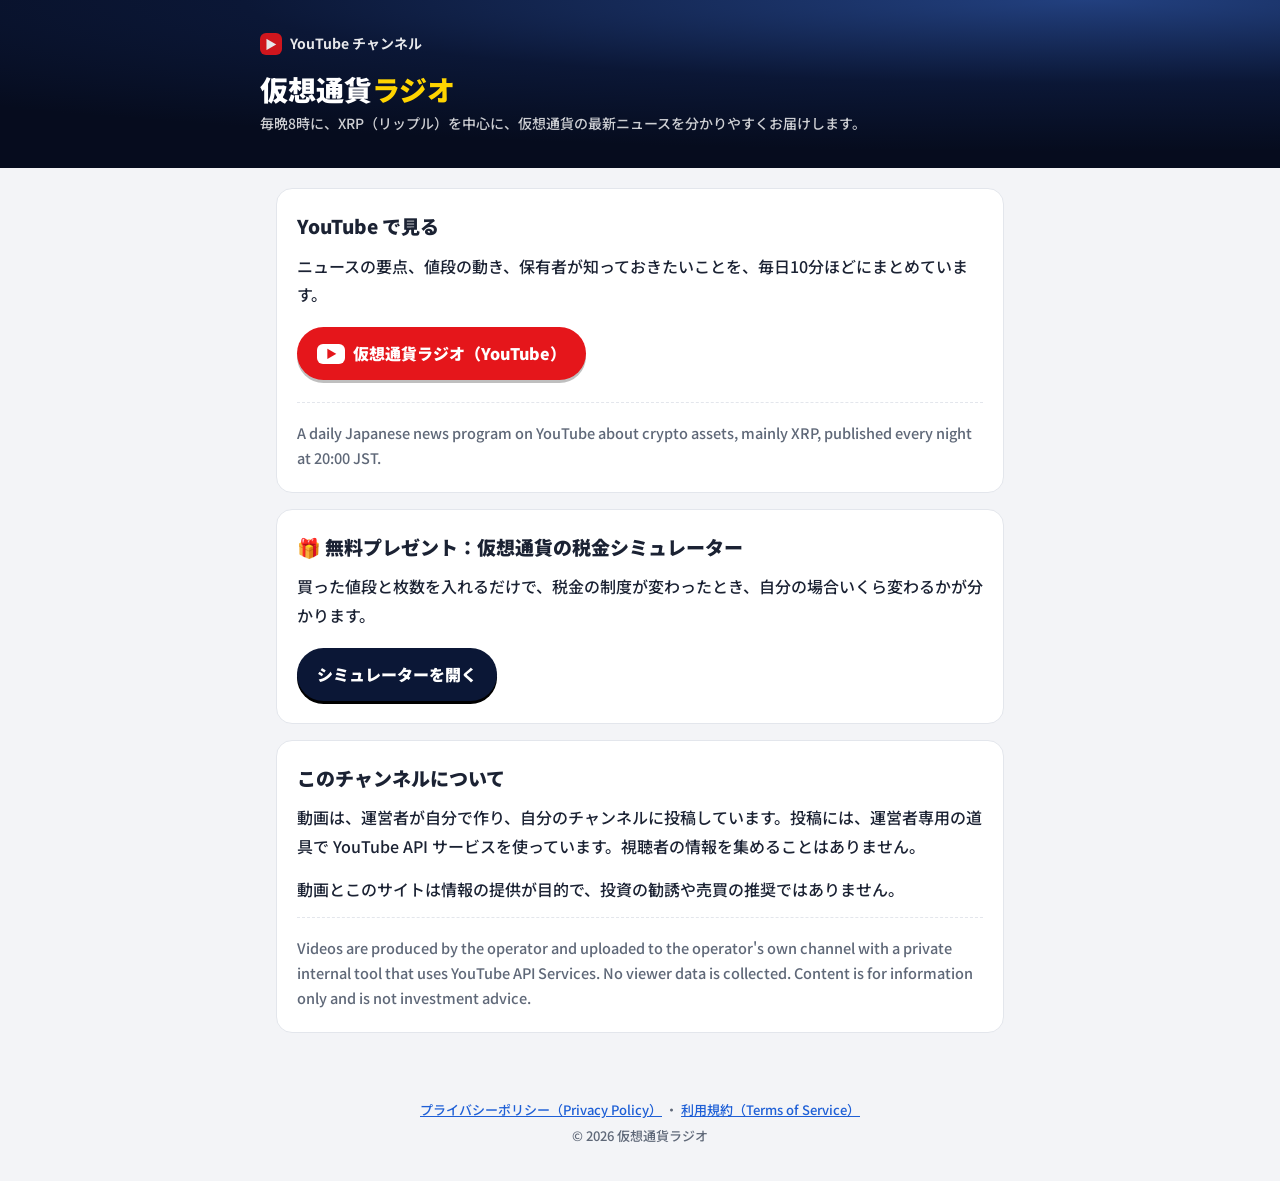
<file: index.html>
<!doctype html>
<html lang="ja">
<head>
<meta charset="utf-8">
<meta name="viewport" content="width=device-width,initial-scale=1">
<title>仮想通貨ラジオ</title>
<meta name="description" content="毎晩8時に、XRP（リップル）を中心に仮想通貨の最新ニュースを分かりやすくお届けする YouTube チャンネル">
<link rel="preconnect" href="https://fonts.googleapis.com">
<link rel="preconnect" href="https://fonts.gstatic.com" crossorigin>
<link href="https://fonts.googleapis.com/css2?family=Noto+Sans+JP:wght@500;700;900&display=swap" rel="stylesheet">
<link rel="stylesheet" href="style.css">
</head>
<body>
<header><div class="wrap">
  <span class="brand"><span class="dot">▶</span>YouTube チャンネル</span>
  <h1>仮想通貨<em>ラジオ</em></h1>
  <p>毎晩8時に、XRP（リップル）を中心に、仮想通貨の最新ニュースを分かりやすくお届けします。</p>
</div></header>

<main class="wrap">

<section>
  <h2>YouTube で見る</h2>
  <p>ニュースの要点、値段の動き、保有者が知っておきたいことを、毎日10分ほどにまとめています。</p>
  <a class="btn" href="https://www.youtube.com/channel/UCwNQxJhp8ErGehNw-jBnMyg"><span class="yt">▶</span>仮想通貨ラジオ（YouTube）</a>
  <div class="en"><p>A daily Japanese news program on YouTube about crypto assets, mainly XRP, published every night at 20:00 JST.</p></div>
</section>

<section>
  <h2>🎁 無料プレゼント：仮想通貨の税金シミュレーター</h2>
  <p>買った値段と枚数を入れるだけで、税金の制度が変わったとき、自分の場合いくら変わるかが分かります。</p>
  <a class="btn alt" href="tax/">シミュレーターを開く</a>
</section>

<section>
  <h2>このチャンネルについて</h2>
  <p>動画は、運営者が自分で作り、自分のチャンネルに投稿しています。投稿には、運営者専用の道具で YouTube API サービスを使っています。視聴者の情報を集めることはありません。</p>
  <p>動画とこのサイトは情報の提供が目的で、投資の勧誘や売買の推奨ではありません。</p>
  <div class="en"><p>Videos are produced by the operator and uploaded to the operator's own channel with a private internal tool that uses YouTube API Services. No viewer data is collected. Content is for information only and is not investment advice.</p></div>
</section>

</main>
<footer><a href="privacy/">プライバシーポリシー（Privacy Policy）</a> ・ <a href="terms/">利用規約（Terms of Service）</a><br>© 2026 仮想通貨ラジオ</footer>
</body>
</html>
</file>
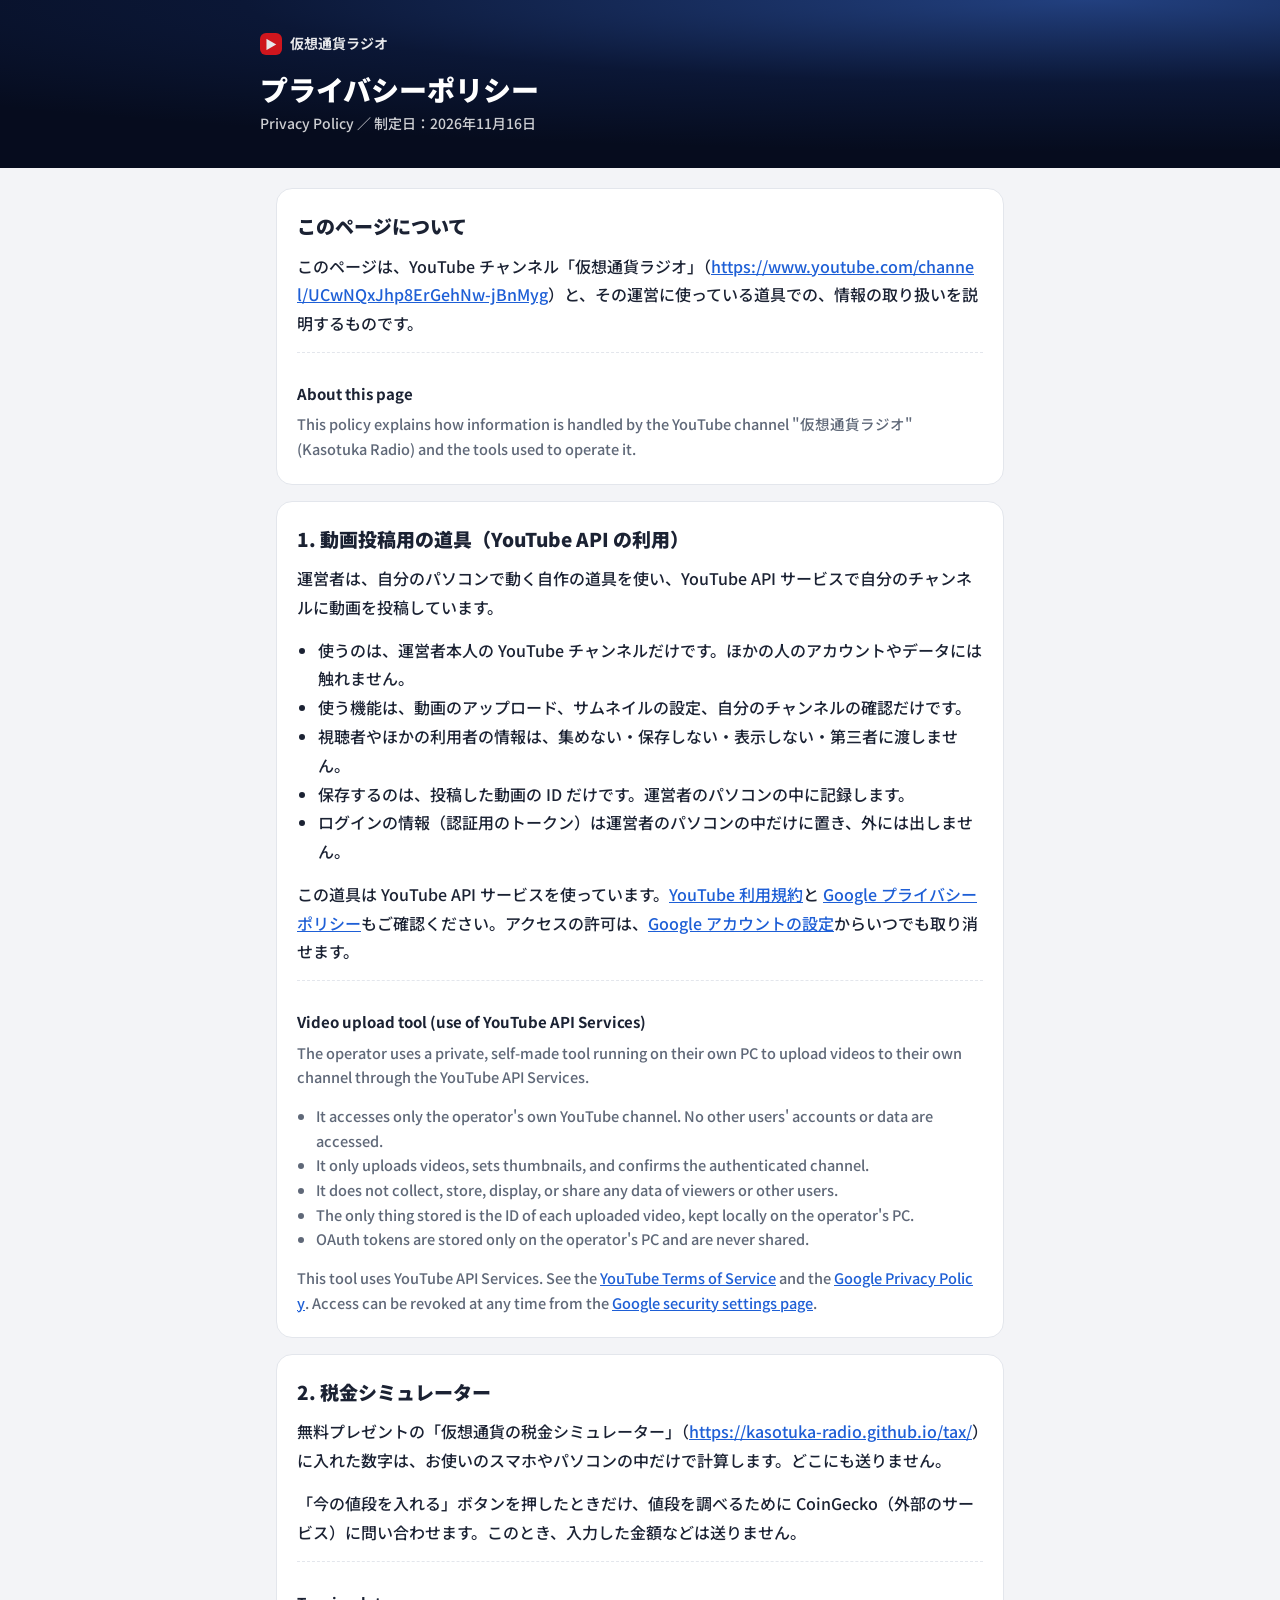
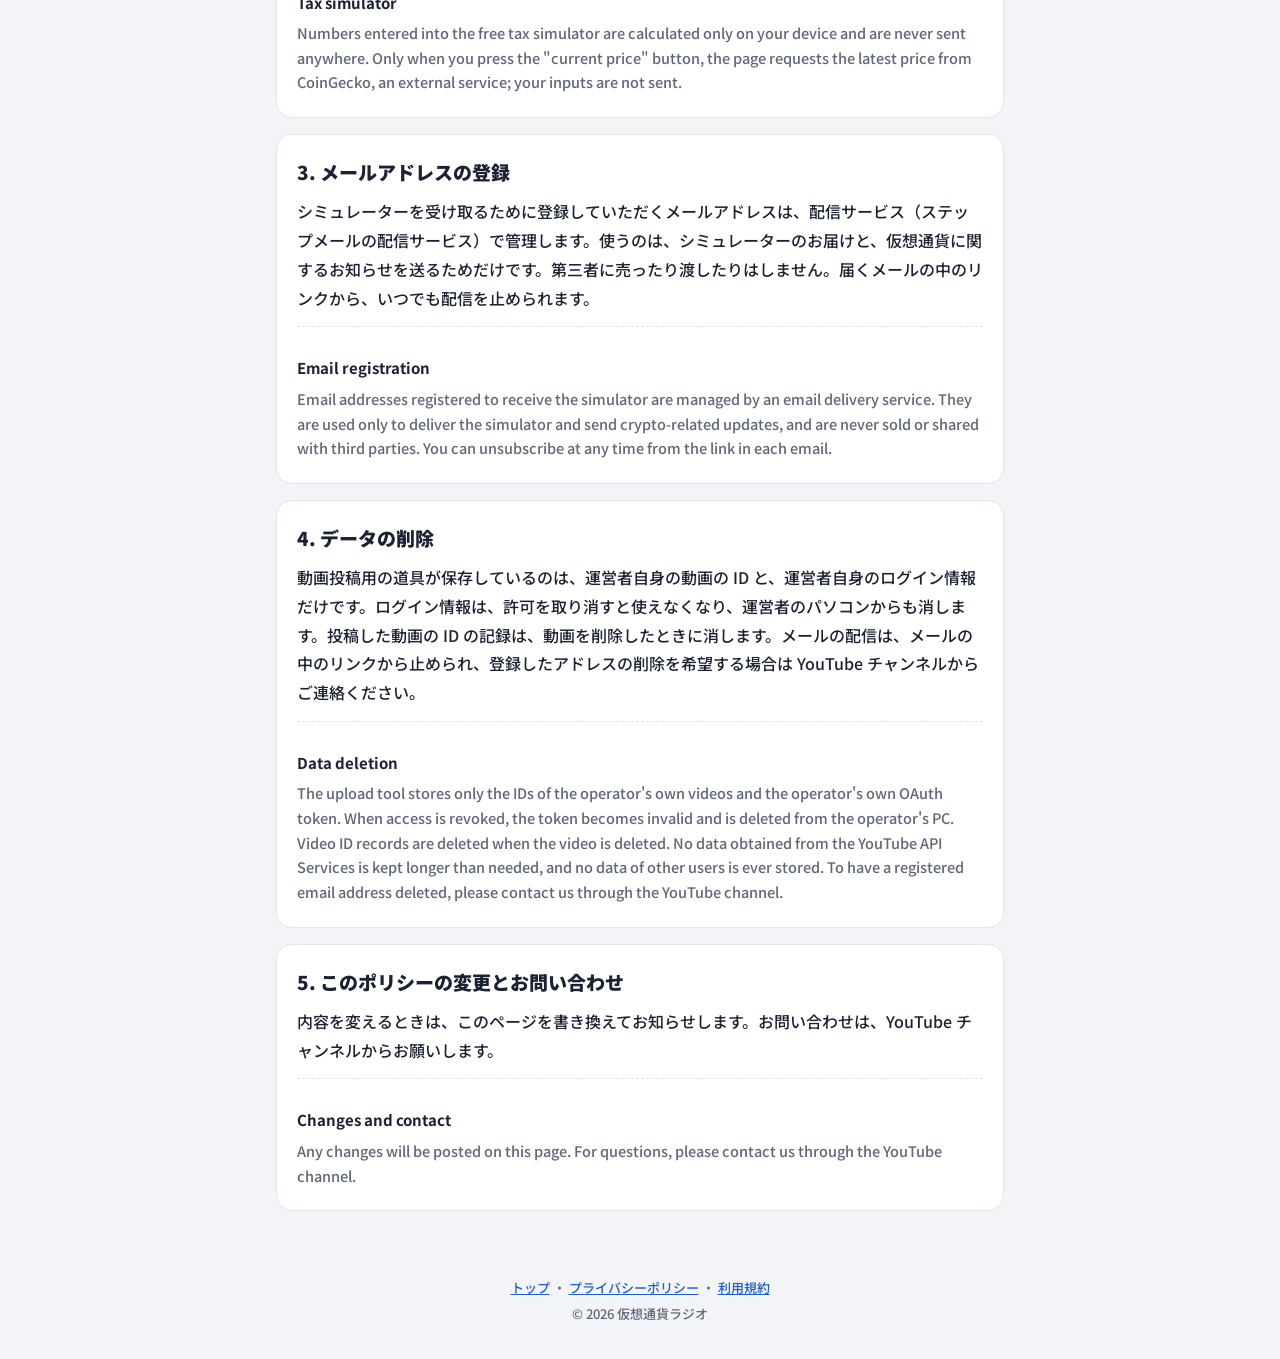
<file: privacy/index.html>
<!doctype html>
<html lang="ja">
<head>
<meta charset="utf-8">
<meta name="viewport" content="width=device-width,initial-scale=1">
<title>プライバシーポリシー｜仮想通貨ラジオ</title>
<meta name="description" content="仮想通貨ラジオ（YouTube）とその関連ツールのプライバシーポリシー / Privacy Policy">
<link rel="preconnect" href="https://fonts.googleapis.com">
<link rel="preconnect" href="https://fonts.gstatic.com" crossorigin>
<link href="https://fonts.googleapis.com/css2?family=Noto+Sans+JP:wght@500;700;900&display=swap" rel="stylesheet">
<link rel="stylesheet" href="../style.css">
</head>
<body>
<header><div class="wrap">
  <a class="brand" href="../"><span class="dot">▶</span>仮想通貨ラジオ</a>
  <h1>プライバシーポリシー</h1>
  <p>Privacy Policy ／ 制定日：2026年11月16日</p>
</div></header>

<main class="wrap">

<section>
  <h2>このページについて</h2>
  <p>このページは、YouTube チャンネル「仮想通貨ラジオ」（<a href="https://www.youtube.com/channel/UCwNQxJhp8ErGehNw-jBnMyg">https://www.youtube.com/channel/UCwNQxJhp8ErGehNw-jBnMyg</a>）と、その運営に使っている道具での、情報の取り扱いを説明するものです。</p>
  <div class="en">
    <h3>About this page</h3>
    <p>This policy explains how information is handled by the YouTube channel "仮想通貨ラジオ" (Kasotuka Radio) and the tools used to operate it.</p>
  </div>
</section>

<section>
  <h2>1. 動画投稿用の道具（YouTube API の利用）</h2>
  <p>運営者は、自分のパソコンで動く自作の道具を使い、YouTube API サービスで自分のチャンネルに動画を投稿しています。</p>
  <ul>
    <li>使うのは、運営者本人の YouTube チャンネルだけです。ほかの人のアカウントやデータには触れません。</li>
    <li>使う機能は、動画のアップロード、サムネイルの設定、自分のチャンネルの確認だけです。</li>
    <li>視聴者やほかの利用者の情報は、集めない・保存しない・表示しない・第三者に渡しません。</li>
    <li>保存するのは、投稿した動画の ID だけです。運営者のパソコンの中に記録します。</li>
    <li>ログインの情報（認証用のトークン）は運営者のパソコンの中だけに置き、外には出しません。</li>
  </ul>
  <p>この道具は YouTube API サービスを使っています。<a href="https://www.youtube.com/t/terms">YouTube 利用規約</a>と <a href="https://policies.google.com/privacy">Google プライバシーポリシー</a>もご確認ください。アクセスの許可は、<a href="https://security.google.com/settings/security/permissions">Google アカウントの設定</a>からいつでも取り消せます。</p>
  <div class="en">
    <h3>Video upload tool (use of YouTube API Services)</h3>
    <p>The operator uses a private, self-made tool running on their own PC to upload videos to their own channel through the YouTube API Services.</p>
    <ul>
      <li>It accesses only the operator's own YouTube channel. No other users' accounts or data are accessed.</li>
      <li>It only uploads videos, sets thumbnails, and confirms the authenticated channel.</li>
      <li>It does not collect, store, display, or share any data of viewers or other users.</li>
      <li>The only thing stored is the ID of each uploaded video, kept locally on the operator's PC.</li>
      <li>OAuth tokens are stored only on the operator's PC and are never shared.</li>
    </ul>
    <p>This tool uses YouTube API Services. See the <a href="https://www.youtube.com/t/terms">YouTube Terms of Service</a> and the <a href="https://policies.google.com/privacy">Google Privacy Policy</a>. Access can be revoked at any time from the <a href="https://security.google.com/settings/security/permissions">Google security settings page</a>.</p>
  </div>
</section>

<section>
  <h2>2. 税金シミュレーター</h2>
  <p>無料プレゼントの「仮想通貨の税金シミュレーター」（<a href="https://kasotuka-radio.github.io/tax/">https://kasotuka-radio.github.io/tax/</a>）に入れた数字は、お使いのスマホやパソコンの中だけで計算します。どこにも送りません。</p>
  <p>「今の値段を入れる」ボタンを押したときだけ、値段を調べるために CoinGecko（外部のサービス）に問い合わせます。このとき、入力した金額などは送りません。</p>
  <div class="en">
    <h3>Tax simulator</h3>
    <p>Numbers entered into the free tax simulator are calculated only on your device and are never sent anywhere. Only when you press the "current price" button, the page requests the latest price from CoinGecko, an external service; your inputs are not sent.</p>
  </div>
</section>

<section>
  <h2>3. メールアドレスの登録</h2>
  <p>シミュレーターを受け取るために登録していただくメールアドレスは、配信サービス（ステップメールの配信サービス）で管理します。使うのは、シミュレーターのお届けと、仮想通貨に関するお知らせを送るためだけです。第三者に売ったり渡したりはしません。届くメールの中のリンクから、いつでも配信を止められます。</p>
  <div class="en">
    <h3>Email registration</h3>
    <p>Email addresses registered to receive the simulator are managed by an email delivery service. They are used only to deliver the simulator and send crypto-related updates, and are never sold or shared with third parties. You can unsubscribe at any time from the link in each email.</p>
  </div>
</section>

<section>
  <h2>4. データの削除</h2>
  <p>動画投稿用の道具が保存しているのは、運営者自身の動画の ID と、運営者自身のログイン情報だけです。ログイン情報は、許可を取り消すと使えなくなり、運営者のパソコンからも消します。投稿した動画の ID の記録は、動画を削除したときに消します。メールの配信は、メールの中のリンクから止められ、登録したアドレスの削除を希望する場合は YouTube チャンネルからご連絡ください。</p>
  <div class="en">
    <h3>Data deletion</h3>
    <p>The upload tool stores only the IDs of the operator's own videos and the operator's own OAuth token. When access is revoked, the token becomes invalid and is deleted from the operator's PC. Video ID records are deleted when the video is deleted. No data obtained from the YouTube API Services is kept longer than needed, and no data of other users is ever stored. To have a registered email address deleted, please contact us through the YouTube channel.</p>
  </div>
</section>

<section>
  <h2>5. このポリシーの変更とお問い合わせ</h2>
  <p>内容を変えるときは、このページを書き換えてお知らせします。お問い合わせは、YouTube チャンネルからお願いします。</p>
  <div class="en">
    <h3>Changes and contact</h3>
    <p>Any changes will be posted on this page. For questions, please contact us through the YouTube channel.</p>
  </div>
</section>

</main>
<footer><a href="../">トップ</a> ・ <a href="../privacy/">プライバシーポリシー</a> ・ <a href="../terms/">利用規約</a><br>© 2026 仮想通貨ラジオ</footer>
</body>
</html>
</file>
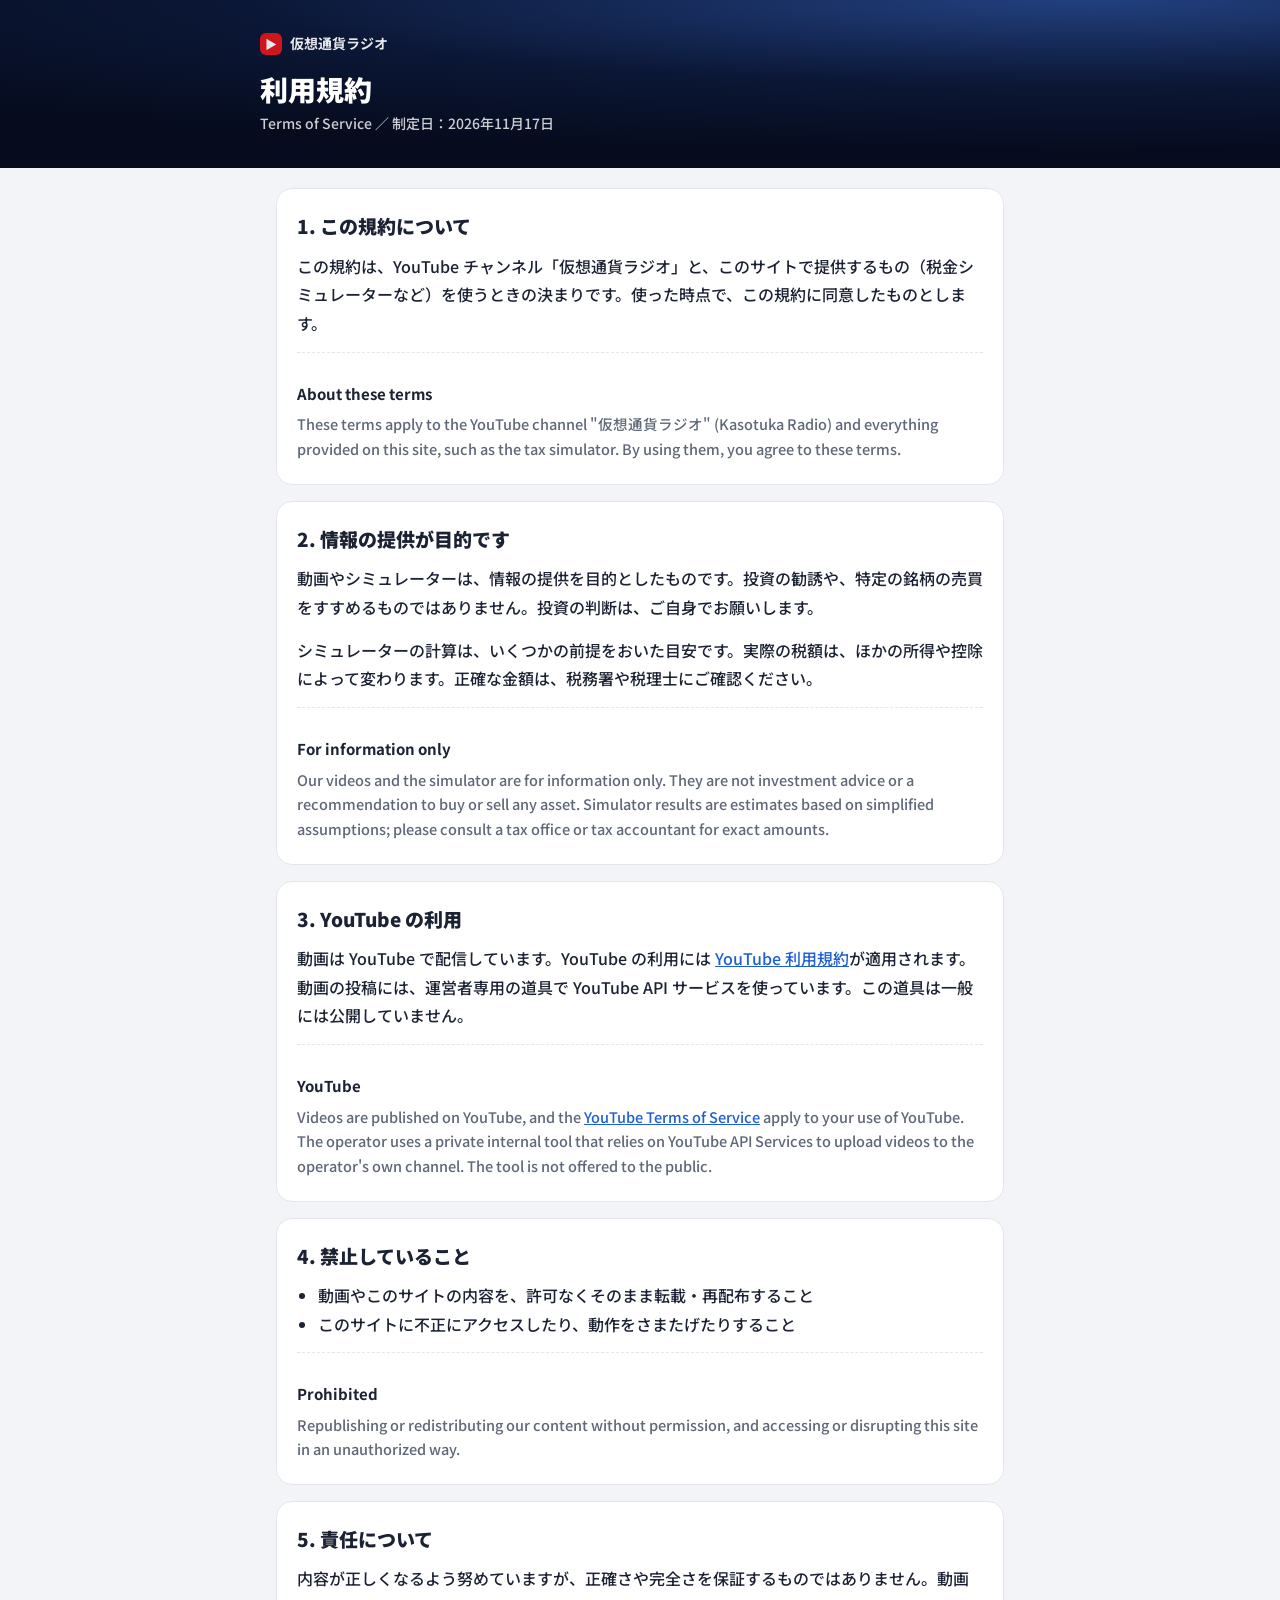
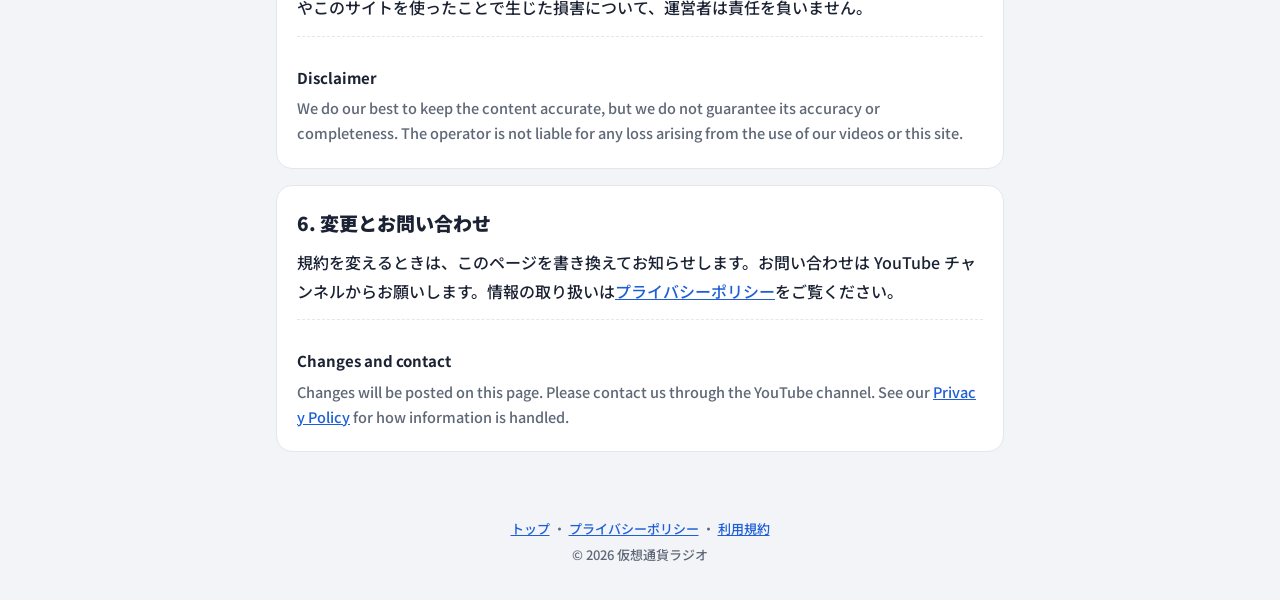
<file: terms/index.html>
<!doctype html>
<html lang="ja">
<head>
<meta charset="utf-8">
<meta name="viewport" content="width=device-width,initial-scale=1">
<title>利用規約｜仮想通貨ラジオ</title>
<meta name="description" content="仮想通貨ラジオ（YouTube）とその関連ツールの利用規約 / Terms of Service">
<link rel="preconnect" href="https://fonts.googleapis.com">
<link rel="preconnect" href="https://fonts.gstatic.com" crossorigin>
<link href="https://fonts.googleapis.com/css2?family=Noto+Sans+JP:wght@500;700;900&display=swap" rel="stylesheet">
<link rel="stylesheet" href="../style.css">
</head>
<body>
<header><div class="wrap">
  <a class="brand" href="../"><span class="dot">▶</span>仮想通貨ラジオ</a>
  <h1>利用規約</h1>
  <p>Terms of Service ／ 制定日：2026年11月17日</p>
</div></header>

<main class="wrap">

<section>
  <h2>1. この規約について</h2>
  <p>この規約は、YouTube チャンネル「仮想通貨ラジオ」と、このサイトで提供するもの（税金シミュレーターなど）を使うときの決まりです。使った時点で、この規約に同意したものとします。</p>
  <div class="en"><h3>About these terms</h3><p>These terms apply to the YouTube channel "仮想通貨ラジオ" (Kasotuka Radio) and everything provided on this site, such as the tax simulator. By using them, you agree to these terms.</p></div>
</section>

<section>
  <h2>2. 情報の提供が目的です</h2>
  <p>動画やシミュレーターは、情報の提供を目的としたものです。投資の勧誘や、特定の銘柄の売買をすすめるものではありません。投資の判断は、ご自身でお願いします。</p>
  <p>シミュレーターの計算は、いくつかの前提をおいた目安です。実際の税額は、ほかの所得や控除によって変わります。正確な金額は、税務署や税理士にご確認ください。</p>
  <div class="en"><h3>For information only</h3><p>Our videos and the simulator are for information only. They are not investment advice or a recommendation to buy or sell any asset. Simulator results are estimates based on simplified assumptions; please consult a tax office or tax accountant for exact amounts.</p></div>
</section>

<section>
  <h2>3. YouTube の利用</h2>
  <p>動画は YouTube で配信しています。YouTube の利用には <a href="https://www.youtube.com/t/terms">YouTube 利用規約</a>が適用されます。動画の投稿には、運営者専用の道具で YouTube API サービスを使っています。この道具は一般には公開していません。</p>
  <div class="en"><h3>YouTube</h3><p>Videos are published on YouTube, and the <a href="https://www.youtube.com/t/terms">YouTube Terms of Service</a> apply to your use of YouTube. The operator uses a private internal tool that relies on YouTube API Services to upload videos to the operator's own channel. The tool is not offered to the public.</p></div>
</section>

<section>
  <h2>4. 禁止していること</h2>
  <ul>
    <li>動画やこのサイトの内容を、許可なくそのまま転載・再配布すること</li>
    <li>このサイトに不正にアクセスしたり、動作をさまたげたりすること</li>
  </ul>
  <div class="en"><h3>Prohibited</h3><p>Republishing or redistributing our content without permission, and accessing or disrupting this site in an unauthorized way.</p></div>
</section>

<section>
  <h2>5. 責任について</h2>
  <p>内容が正しくなるよう努めていますが、正確さや完全さを保証するものではありません。動画やこのサイトを使ったことで生じた損害について、運営者は責任を負いません。</p>
  <div class="en"><h3>Disclaimer</h3><p>We do our best to keep the content accurate, but we do not guarantee its accuracy or completeness. The operator is not liable for any loss arising from the use of our videos or this site.</p></div>
</section>

<section>
  <h2>6. 変更とお問い合わせ</h2>
  <p>規約を変えるときは、このページを書き換えてお知らせします。お問い合わせは YouTube チャンネルからお願いします。情報の取り扱いは<a href="../privacy/">プライバシーポリシー</a>をご覧ください。</p>
  <div class="en"><h3>Changes and contact</h3><p>Changes will be posted on this page. Please contact us through the YouTube channel. See our <a href="../privacy/">Privacy Policy</a> for how information is handled.</p></div>
</section>

</main>
<footer><a href="../">トップ</a> ・ <a href="../privacy/">プライバシーポリシー</a> ・ <a href="../terms/">利用規約</a><br>© 2026 仮想通貨ラジオ</footer>
</body>
</html>
</file>
<file: style.css>
:root{--navy:#0B1736;--ink:#1B2233;--sub:#5F6878;--line:#E3E6EC;--bg:#F3F4F7;--card:#fff;--red:#E5161B;--yellow:#FFD400;--link:#1E5FD6}
@media (prefers-color-scheme:dark){:root:not([data-theme="light"]){--ink:#EEF1F7;--sub:#A3ACBD;--line:#2A3348;--bg:#0A0F1C;--card:#121A2B;--link:#7FA8F5}}
:root[data-theme="dark"]{--ink:#EEF1F7;--sub:#A3ACBD;--line:#2A3348;--bg:#0A0F1C;--card:#121A2B;--link:#7FA8F5}
*{box-sizing:border-box}
body{margin:0;background:var(--bg);color:var(--ink);font-family:"Noto Sans JP",system-ui,sans-serif;font-weight:500;line-height:1.8;font-size:16px}
a{color:var(--link);word-break:break-all}
header{background:radial-gradient(120% 90% at 85% 0%,#22407F 0%,var(--navy) 55%,#060C1E 100%);color:#fff;padding:28px 16px 32px}
.wrap{max-width:760px;margin:0 auto}
.brand{display:inline-flex;align-items:center;gap:8px;font-weight:700;font-size:14px;opacity:.9;color:#fff;text-decoration:none}
.brand .dot{width:22px;height:22px;border-radius:6px;background:var(--red);display:grid;place-items:center;font-size:12px}
h1{font-size:28px;font-weight:900;margin:14px 0 4px;line-height:1.3}
h1 em{font-style:normal;color:var(--yellow)}
header p{margin:0;opacity:.8;font-size:14px}
main{padding:20px 16px 48px}
section{background:var(--card);border:1px solid var(--line);border-radius:16px;padding:20px 20px 8px;margin-bottom:16px}
h2{font-size:19px;font-weight:900;margin:0 0 8px}
h3{font-size:15px;font-weight:700;margin:16px 0 4px}
ul{padding-left:1.3em;margin:6px 0 14px}
p{margin:6px 0 14px}
.en{border-top:1px dashed var(--line);margin-top:8px;padding-top:12px;color:var(--sub);font-size:14.5px;line-height:1.7}
.en h3{color:var(--ink)}
footer{text-align:center;color:var(--sub);font-size:13px;padding:0 16px 32px;line-height:2}
.btn{display:inline-flex;align-items:center;gap:8px;background:var(--red);color:#fff;font-weight:900;text-decoration:none;padding:12px 20px;border-radius:999px;box-shadow:0 3px 0 rgba(0,0,0,.25);margin:4px 0 14px}
.btn.alt{background:var(--navy);box-shadow:0 3px 0 #000}
.yt{display:inline-grid;place-items:center;width:28px;height:20px;border-radius:6px;background:#fff;color:var(--red);font-size:11px}
</file>
